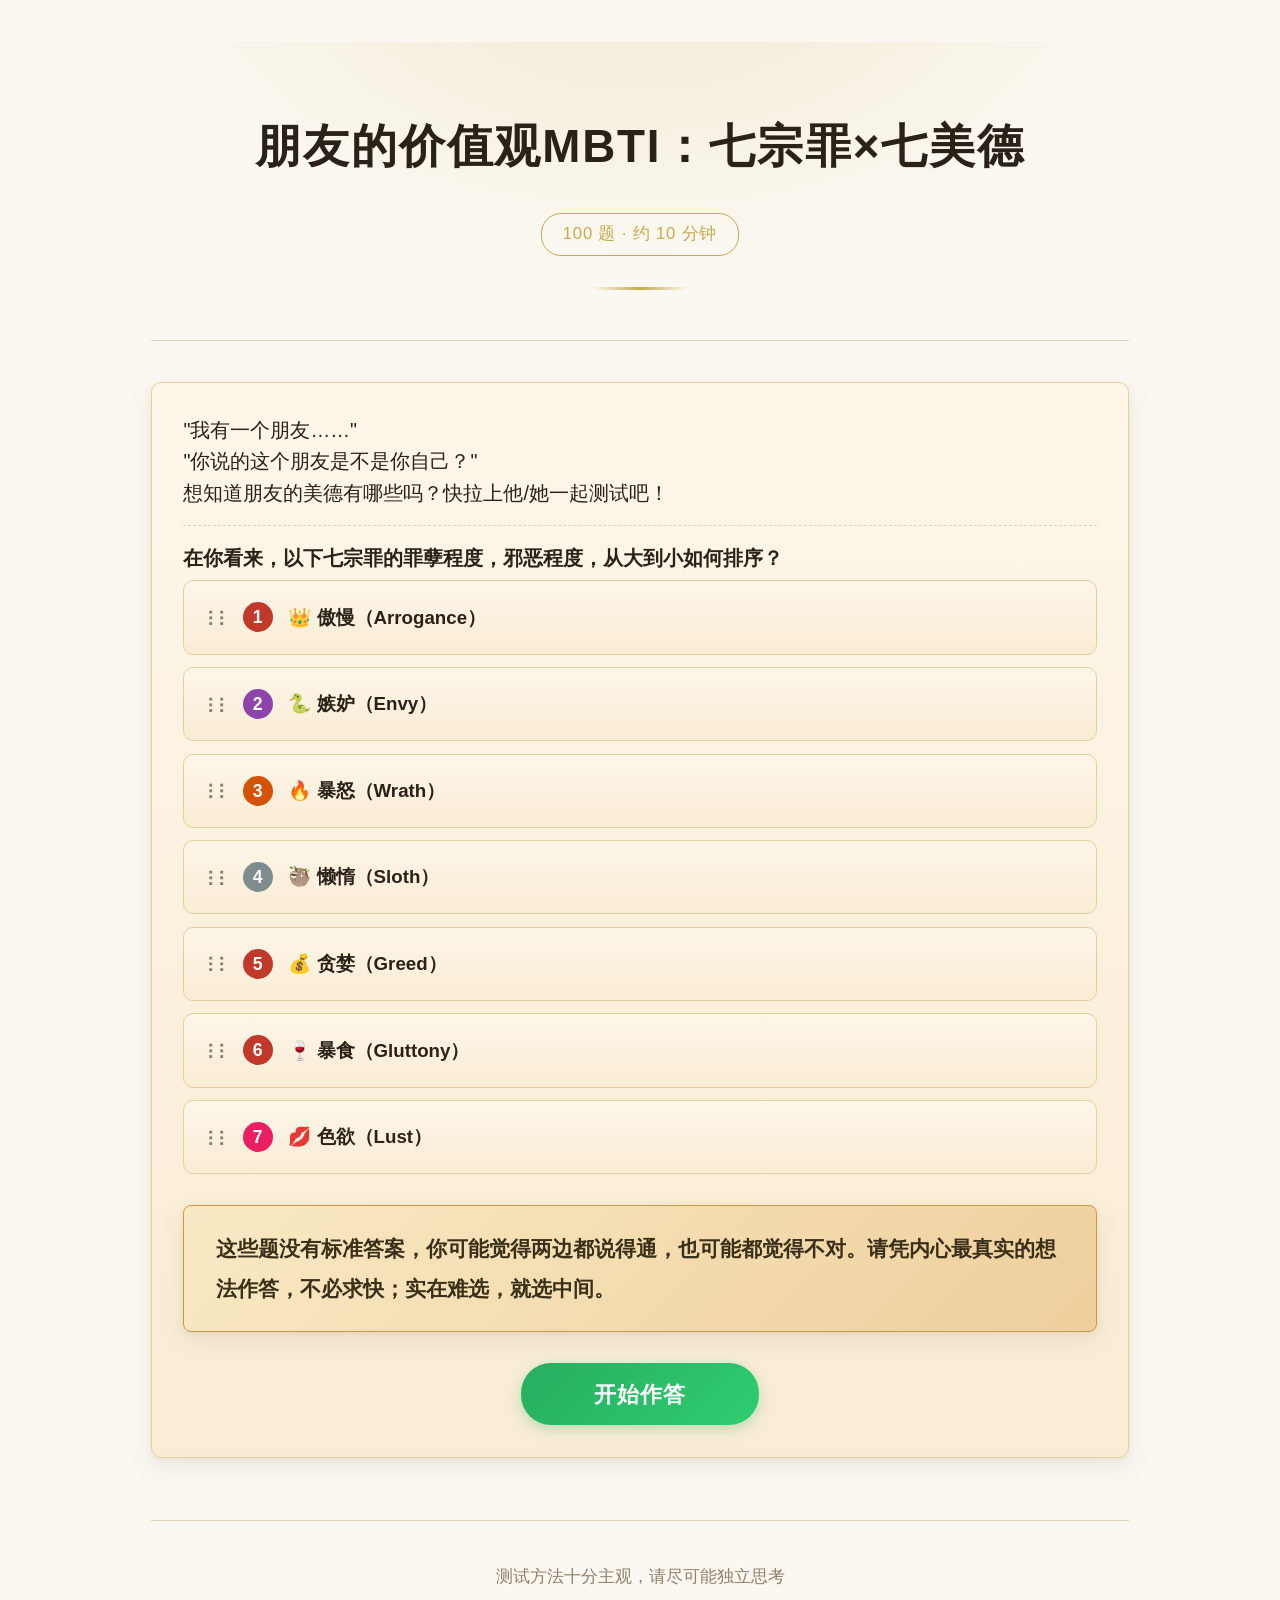
<file: index.html>
<!DOCTYPE html>
<html lang="zh-CN">
<head>
  <meta charset="UTF-8">
  <meta name="viewport" content="width=device-width, initial-scale=1.0">
  <title>朋友的价值观MBTI：七宗罪×七美德</title>
  <link rel="stylesheet" href="./assets/css/style.css">
</head>
<body>
  <div class="page">
    <!-- 页眉 -->
    <header class="test-header">
      <h1>朋友的价值观MBTI：七宗罪×七美德</h1>
      <span class="badge" id="badgeLabel">-- 题 · 约 10 分钟</span>
    </header>

    <!-- 排序：你认为七宗罪罪孽程度的排序（第 1 步） -->
    <section class="sort-ranking" id="sortRanking">
      <p class="friend-hook" id="friendHook"></p>
      <h3 id="sortTitle">在你看来，以下七宗罪的罪孽程度，邪恶程度，从大到小如何排序？</h3>
      <ul class="sort-list" id="sortList"></ul>
      <div class="sort-actions">
        <div class="test-guidance">
          <p id="guidanceText"></p>
        </div>
        <button type="button" class="btn-submit btn-start" id="btnStart">开始作答</button>
      </div>
    </section>

    <!-- 进度条 -->
    <div class="progress-wrap" id="progressWrap" style="display:none;">
      <div class="progress-info">
        <span id="progressLabel">已完成 0 / -- 题</span>
        <span id="progressPercent">0%</span>
      </div>
      <div class="progress-bar">
        <div class="progress-fill" id="progressFill" style="width: 0%;"></div>
      </div>
    </div>

    <!-- 答题区 -->
    <form id="testForm" style="display:none;">
      <div id="questionsContainer"></div>
      <div class="nav-wrap">
        <button type="button" class="btn-nav" id="btnPrev">上一题</button>
        <button type="button" class="btn-nav btn-next" id="btnNext">下一题</button>
      </div>
      <div class="submit-wrap" id="submitWrap">
        <button type="button" class="btn-submit" id="btnSubmit">查看结果</button>
        <p class="remaining-hint" id="remainingHint" style="color: var(--accent2);">全部作答完毕，点击查看你的七宗罪人格画像</p>
      </div>
    </form>

    <footer>
      <div class="sources">
        <p id="footerNote">测试方法十分主观，请尽可能独立思考</p>
      </div>
    </footer>
  </div>

  <script src="./assets/js/questions.js"></script>
  <script src="./assets/js/texts-config.js"></script>
  <script src="./assets/js/common.js"></script>
  <script src="./assets/js/sortable-dom.js"></script>
  <script src="./assets/js/index.js"></script>
</body>
</html>
</file>
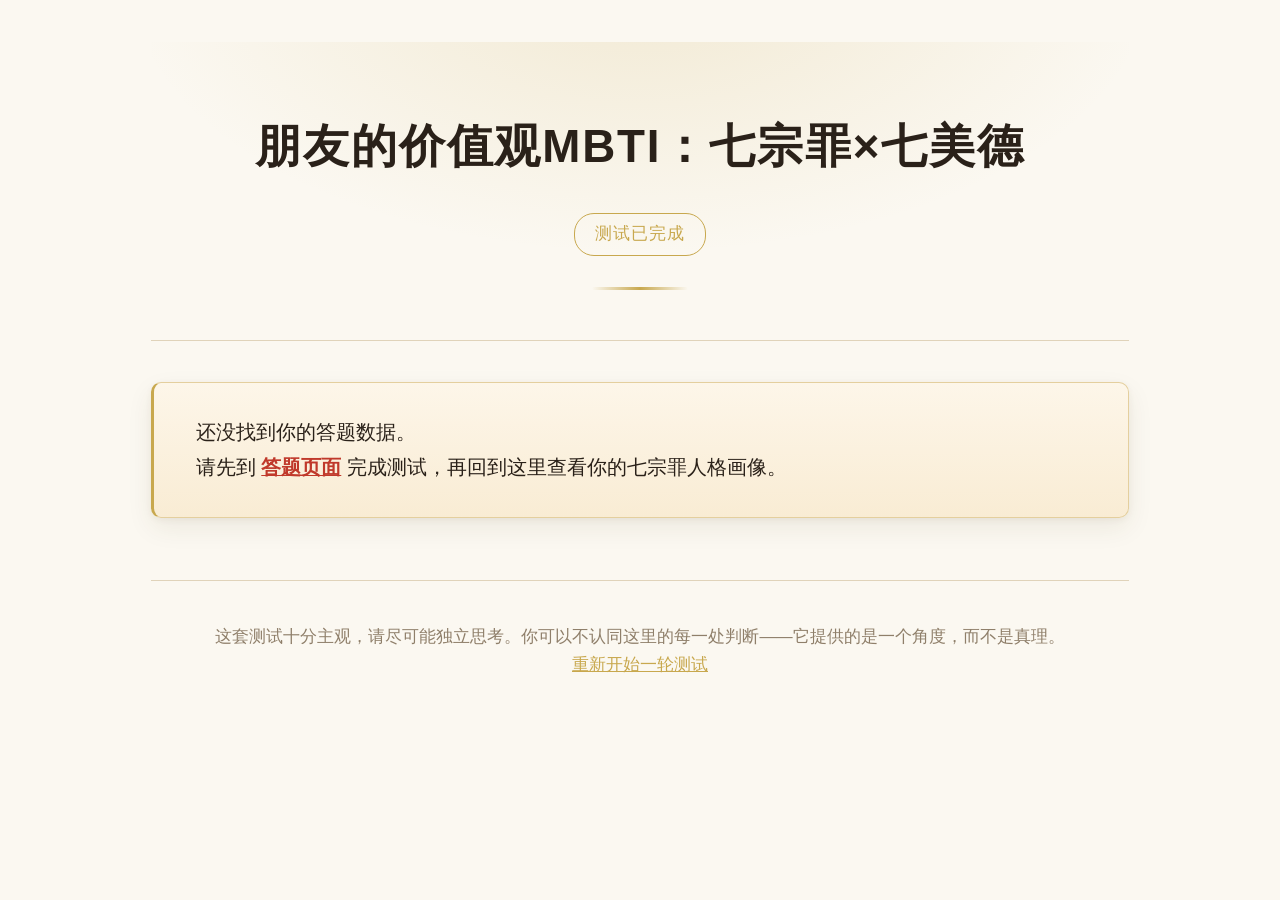
<file: result.html>
<!DOCTYPE html>
<html lang="zh-CN">
<head>
  <meta charset="UTF-8">
  <meta name="viewport" content="width=device-width, initial-scale=1.0">
  <title>你的七宗罪人格画像 · 价值观MBTI</title>
  <link rel="stylesheet" href="./assets/css/style.css">
</head>
<body>
  <div class="page">
    <!-- 页眉 -->
    <header class="test-header">
      <h1>朋友的价值观MBTI：七宗罪×七美德</h1>
      <span class="badge" id="badgeLabel">测试已完成</span>
    </header>

    <!-- 结果区（本页面即结果，常量 .results.show 使其可见） -->
    <div class="results show" id="results">
      <!-- 首屏"方法定位"卡 -->
      <section class="intro-lead-card" id="introLeadCard"></section>

      <!-- 折叠区：这套测试的逻辑 -->
      <section class="logic-collapse" id="logicCollapse"></section>

      <div class="results-header">
        <h2 id="resultsTitle"></h2>
        <p class="results-subheader" id="resultsSubheader"></p>
      </div>

      <!-- 雷达图 -->
      <figure class="chart-figure">
        <figcaption id="chartCaption">七宗罪倾向 · 七美德之光</figcaption>
        <div id="chart-radar"></div>
      </figure>

      <!-- 倾向排名 -->
      <div class="ranking-section">
        <h3 id="rankTitle">七宗罪倾向排名</h3>
        <ul class="rank-list" id="rankList"></ul>
      </div>

      <!-- 原罪解释 -->
      <div class="origin-explanation">
        <p id="originExplanationText"></p>
      </div>

      <!-- 逐项深度解读 -->
      <div class="detail-section">
        <h3 id="detailTitle">逐项深度解读</h3>
        <div id="detailCards"></div>
      </div>

      <!-- 综合洞察 -->
      <div class="insight-box" id="insightBox">
        <h3 id="insightTitle">综合洞察</h3>
        <p id="insightText"></p>
      </div>

      <!-- 善良认知（由 result.js 注入内容） -->
      <div id="goodnessSection" class="goodness-section"></div>

      

      <!-- 二次排序：看完结果后重新排序 -->
      <div class="second-ranking-section" id="secondRankingSection">
        <h3 id="resortTitle">看完结果后，请再次对七宗罪的罪孽程度，邪恶程度排序。</h3>
        <p class="hint" id="resortHint">你的认知可能在测试过程中发生了变化——重新排一次，看看是否和最初不同。</p>
        <div class="second-ranking-layout">
          <div class="second-ranking-main">
            <ul class="sort-list" id="sortListFinal"></ul>
          </div>
          <div class="initial-ranking-sidebar">
            <button class="toggle-initial-btn" id="toggleInitialRanking">查看我的初始排序</button>
            <div class="initial-ranking-content" id="initialRankingContent" style="display: none;">
              <h4>你的初始排序（不可修改）</h4>
              <div id="initialRankList"></div>
              <div class="ranking-change-summary" id="rankingChangeSummary" style="display: none;"></div>
            </div>
          </div>
        </div>
      </div>

      <!-- 七宗罪得分排序与认知对比 -->
      <div class="unforgivable-ranking" id="unforgivableRanking">
        <h3 id="scoreRankTitle">你的七宗罪得分排序</h3>
        <p class="hint" id="scoreRankHint">基于你的答题结果，你的七宗罪倾向得分从高到低排列如下。请将上方你重新选择的排序和初始排序，与这里的得分排序进行对比：</p>
        <div id="unforgivableRankList"></div>
        <div id="unforgivableRankCommentary" class="rank-commentary"></div>
      </div>

      <!-- 返回查看答案 -->
      <div class="back-to-test-wrap" id="backToTestWrap">
        <button class="btn-back-to-test" id="btnBackToTest">返回查看我的选择</button>
      </div>
    </div>

    <footer>
      <div class="sources">
        <p id="footerNote">测试方法十分主观，请尽可能独立思考</p>
        <p><a href="index.html" style="color:var(--accent3);text-decoration:underline;" id="restartLink">重新开始一轮测试</a></p>
      </div>
    </footer>
  </div>

  <script src="./assets/js/questions.js"></script>
  <script src="./assets/js/scoring.js"></script>
  <script src="./assets/js/result-texts.js"></script>
  <script src="./assets/js/interpretations.js"></script>
  <script src="./assets/lib/echarts.min.js"></script>
  <script src="./assets/js/common.js"></script>
  <script src="./assets/js/sortable-dom.js"></script>
  <script src="./assets/js/charts.js"></script>
  <script src="./assets/js/result.js"></script>
</body>
</html>
</file>
<file: assets/css/style.css>
﻿/* === Theme CSS variables === */
    :root {
      --bg: #fbf8f1;
    --bg2: #f5efe3;
    --bg3: #ffffff;
    --ink: #2a2119;
    --ink2: #42382c;
    --muted: #8f7f6a;
    --rule: #e0d3ba;
    --accent: #c0392b;
    --accent2: #27ae60;
    --accent3: #c8a84e;
    --card-shadow: 0 2px 6px rgba(80, 60, 30, 0.06), 0 10px 26px rgba(80, 60, 30, 0.08);
    --card-grad: linear-gradient(180deg, #fdf4e3 0%, #f4e2c2 100%);
    --card-grad-soft: linear-gradient(180deg, #fdf6e9 0%, #f9ecd4 100%);
    --card-grad-red: linear-gradient(180deg, #fff3ee 0%, #f7d8cc 100%);
    --card-border: #e4cf9e;
      --font: 'Microsoft YaHei', 'PingFang SC', 'Noto Sans CJK SC', 'WenQuanYi Micro Hei', sans-serif;
      --font-mono: 'Cascadia Code', 'Fira Code', 'Consolas', monospace;
      --max: 1040px;
    }

    *, *::before, *::after { box-sizing: border-box; margin: 0; padding: 0; }
    html { font-size: 20.8px; scroll-behavior: smooth; }
    body {
      font-family: var(--font);
      color: var(--ink);
      background: var(--bg);
      line-height: 1.7;
      padding: 0;
      min-height: 100vh;
      -webkit-font-smoothing: antialiased;
      -moz-osx-font-smoothing: grayscale;
      text-rendering: optimizeLegibility;
    }

    /* === Page wrapper === */
    .page {
      max-width: var(--max);
      margin: 0 auto;
      padding: 2rem 1.5rem 3rem;
    }

    /* === Header === */
    .test-header {
      position: relative;
      text-align: center;
      padding: 3.2rem 0 2.4rem;
      border-bottom: 1px solid var(--rule);
      margin-bottom: 2rem;
      background: radial-gradient(ellipse 75% 130% at 50% -20%, rgba(200, 168, 78, 0.18), transparent 70%);
    }
    /* 页眉装饰分隔线：柔和的鎏金短横线，强化中世纪/羊皮纸质感 */
    .test-header::after {
      content: '';
      display: block;
      width: 96px;
      height: 3px;
      margin: 1.5rem auto 0;
      border-radius: 2px;
      background: linear-gradient(90deg, transparent, var(--accent3), transparent);
    }
    .test-header h1 {
      font-size: 2.2rem;
      font-weight: 700;
      color: var(--ink);
      letter-spacing: 0.04em;
      margin-bottom: 0.5rem;
    }
    .test-header .subtitle {
      font-size: 1.05rem;
      color: var(--muted);
      font-weight: 400;
    }
    .test-header .badge {
      display: inline-block;
      margin-top: 0.8rem;
      padding: 0.3rem 1rem;
      font-size: 0.8rem;
      color: var(--accent3);
      border: 1px solid var(--accent3);
      border-radius: 20px;
      letter-spacing: 0.05em;
    }

    /* === Intro section === */
    .intro {
      background: var(--card-grad-soft);
      border-radius: 10px;
      padding: 1.5rem 2rem;
      margin-bottom: 2rem;
      border: 1px solid var(--card-border);
      border-left: 3px solid var(--accent3);
      box-shadow: var(--card-shadow);
    }
    .intro p {
      color: var(--ink);
      font-size: 0.95rem;
      line-height: 1.8;
    }
    .intro .highlight {
      color: var(--accent);
      font-weight: 600;
    }

    /* === 首屏"方法定位"卡 === */
    .intro-lead-card {
      background: var(--card-grad-soft);
      border-radius: 14px;
      padding: 1.8rem 2rem;
      margin-bottom: 1.5rem;
      border: 1px solid var(--card-border);
      border-left: 4px solid var(--accent);
      box-shadow: var(--card-shadow);
    }
    .intro-lead-card .intro-lead-title {
      font-size: 1.25rem;
      font-weight: 700;
      color: var(--ink);
      margin: 0 0 1rem 0;
    }
    .intro-lead-card .intro-lead-body p {
      color: var(--ink);
      font-size: 0.95rem;
      line-height: 1.8;
      margin: 0;
    }
    .intro-lead-card .intro-lead-body span[style] {
      color: #c0392b !important;
      font-weight: 600;
    }

    /* === 折叠区"这套测试的逻辑" === */
    .logic-collapse {
      margin-bottom: 2rem;
      background: var(--card-grad-soft);
      border: 1px solid var(--card-border);
      border-radius: 12px;
      padding: 1.25rem;
      box-shadow: var(--card-shadow);
    }
    .logic-master-title {
      font-size: 1.15rem;
      font-weight: 800;
      color: var(--ink);
      margin: 0 0 1rem 0;
    }
    .logic-toggle {
      width: 100%;
      text-align: left;
      background: var(--card-grad-soft);
      border: 1px solid var(--card-border);
      border-radius: 8px;
      padding: 1rem 1.5rem;
      font-size: 1.05rem;
      font-weight: 600;
      color: var(--ink);
      cursor: pointer;
      transition: background 0.2s, border-color 0.2s, box-shadow 0.2s;
      display: flex;
      justify-content: space-between;
      align-items: center;
      box-shadow: var(--card-shadow);
    }
    .logic-toggle:hover {
      background: var(--card-grad);
      border-color: var(--accent3);
    }
    .logic-toggle .logic-arrow {
      font-size: 0.8rem;
      color: var(--muted);
      flex-shrink: 0;
      margin-left: 0.5rem;
    }
    .logic-content {
      margin-top: 0.5rem;
      padding: 0.5rem 1.5rem 1rem;
      background: var(--card-grad-soft);
      border-radius: 8px;
      border: 1px solid var(--card-border);
      box-shadow: var(--card-shadow);
    }
    .logic-section {
      padding: 1rem 0;
      border-bottom: 1px solid var(--rule);
    }
    .logic-section:last-child {
      border-bottom: none;
    }
    .logic-section h4 {
      font-size: 1rem;
      font-weight: 700;
      color: var(--ink);
      margin: 0 0 0.6rem 0;
    }
    .logic-section p {
      color: var(--ink);
      font-size: 0.92rem;
      line-height: 1.8;
      margin: 0 0 0.6rem 0;
    }
    .logic-section p:last-child {
      margin-bottom: 0;
    }
    .logic-section span[style*="color:#4a5563"] {
      color: #4a5563;
    }
    /* 折叠区内的三个分组块（罪恶/美德/自检） */
    .logic-group + .logic-group {
      margin-top: 1.2rem;
      padding-top: 1rem;
      border-top: 1px dashed var(--rule);
    }
    .logic-group-title {
      font-size: 1.05rem;
      font-weight: 800;
      color: var(--accent);
      margin: 0 0 0.4rem 0;
    }

    /* === 结果页副标题 === */
    .results-subheader {
      color: var(--muted);
      font-size: 0.95rem;
      margin: 0;
    }

    /* === 答题引导提示 === */
    .test-guidance {
      background: linear-gradient(135deg, #f9e9c4 0%, #eecf9c 100%);
      border: 1.5px solid #c99a45;
      border-radius: 8px;
      padding: 1.1rem 1.5rem;
      margin-bottom: 1.5rem;
      box-shadow: var(--card-shadow);
    }
    .test-guidance p {
      color: #3a2f18;
      font-size: 1rem;
      font-weight: 600;
      line-height: 1.9;
      margin: 0;
    }

    /* === Sin ranking (drag-and-drop) === */
    .sort-ranking {
      margin-bottom: 2rem;
      background: var(--card-grad-soft);
      border: 1px solid var(--card-border);
      border-radius: 10px;
      padding: 1.5rem;
      box-shadow: var(--card-shadow);
    }
    .sort-ranking h3 {
      font-size: 0.95rem;
      color: var(--ink);
      margin-bottom: 0.25rem;
    }
    .sort-ranking .hint {
      font-size: 0.8rem;
      color: var(--accent);
      font-weight: 600;
      margin-bottom: 1rem;
    }
    .sort-ranking .friend-hook {
      font-size: 0.95rem;
      color: var(--ink);
      line-height: 1.6;
      margin-bottom: 0.75rem;
      padding-bottom: 0.75rem;
      border-bottom: 1px dashed var(--rule);
    }
    .sort-list {
      list-style: none;
      padding: 0;
      display: flex;
      flex-direction: column;
      gap: 0.6rem;
      user-select: none;
      position: relative; /* 被拖项离流后以此为定位基准 */
    }
    .sort-item {
      display: flex;
      align-items: center;
      gap: 0.75rem;
      padding: 0.8rem 1rem;
      background: var(--card-grad-soft);
      border: 1px solid var(--card-border);
      border-radius: 10px;
      cursor: grab;
      transition: background 0.15s, border-color 0.15s;
      touch-action: none; /* 允许触摸拖动不被页面滚动抢走 */
    }
    .sort-item:active { cursor: grabbing; }
    .sort-item:hover { border-color: var(--accent3); }
    /* 被拖项：脱离文档流跟随指针，抬起感与强调边框 */
    .sort-item.sorting {
      cursor: grabbing;
      box-shadow: 0 10px 22px rgba(0, 0, 0, 0.18);
      border-style: dashed;
      border-color: var(--accent2);
      background: var(--bg);
      transition: none;
    }
    /* 占位符：与原项等高，仅占位不显示 */
    .sort-item.sort-placeholder {
      visibility: hidden;
      pointer-events: none;
    }
    .sort-handle {
      color: var(--muted);
      font-size: 1.1rem;
      cursor: grab;
      flex-shrink: 0;
    }
    .sort-rank {
      width: 30px;
      height: 30px;
      border-radius: 50%;
      display: flex;
      align-items: center;
      justify-content: center;
      font-weight: 700;
      font-size: 0.85rem;
      color: #fff;
      flex-shrink: 0;
    }
    .sort-name {
      font-weight: 600;
      font-size: 0.9rem;
      color: var(--ink);
      flex: 1;
    }
    /* === True ranking (results) === */
    .true-ranking {
      margin: 2rem 0;
      background: var(--card-grad-soft);
      border: 1px solid var(--card-border);
      border-radius: 10px;
      padding: 1.5rem 2rem;
      box-shadow: var(--card-shadow);
    }
    .true-ranking h3 {
      font-size: 1.1rem;
      color: var(--ink);
      margin-bottom: 0.4rem;
    }
    .true-ranking-note {
      font-size: 0.82rem;
      color: var(--muted);
      line-height: 1.7;
      margin-bottom: 1.2rem;
      padding: 0.6rem 0.8rem;
      background: var(--card-grad-soft);
      border-radius: 6px;
      border: 1px solid var(--rule);
      border-left: 3px solid var(--accent3);
      font-style: italic;
    }
    .true-ranking-columns {
      display: flex;
      gap: 1.5rem;
    }
    .true-ranking-col {
      flex: 1;
      min-width: 0;
    }
    .true-ranking-col h4 {
      font-size: 0.85rem;
      font-weight: 700;
      color: var(--muted);
      margin-bottom: 0.6rem;
      padding-bottom: 0.35rem;
      border-bottom: 1px solid var(--rule);
      text-align: center;
    }
    .true-rank-row {
      display: flex;
      align-items: center;
      gap: 0.5rem;
      padding: 0.45rem 0;
      border-bottom: 1px solid var(--rule);
    }
    .true-rank-row:last-child { border-bottom: none; }
    .true-rank-num {
      font-weight: 700;
      font-size: 0.85rem;
      color: var(--muted);
      width: 22px;
      flex-shrink: 0;
      text-align: center;
    }
    .true-rank-icon {
      font-size: 1rem;
      flex-shrink: 0;
    }
    .true-rank-name {
      font-weight: 600;
      font-size: 0.85rem;
      flex: 1;
    }
    .true-rank-match {
      font-size: 0.75rem;
      padding: 0.15rem 0.5rem;
      border-radius: 10px;
      font-weight: 600;
      white-space: nowrap;
    }
    .true-rank-match.same { background: #eafaf1; color: var(--accent2); }
    .true-rank-match.diff { background: #fdf2f2; color: var(--accent); }

    /* === Second ranking (post-test) === */
    .second-ranking-section {
      margin: 2rem 0;
      background: var(--card-grad-soft);
      border: 1px solid var(--card-border);
      border-radius: 10px;
      padding: 1.5rem 2rem;
      box-shadow: var(--card-shadow);
    }
    .second-ranking-section h3 {
      font-size: 1.1rem;
      color: var(--ink);
      margin-bottom: 0.4rem;
    }
    .second-ranking-section .hint {
      font-size: 0.82rem;
      color: var(--muted);
      margin-bottom: 1rem;
    }
    .second-ranking-layout {
      display: flex;
      gap: 1.5rem;
      align-items: flex-start;
    }
    .second-ranking-main {
      flex: 1;
      min-width: 0;
    }
    .initial-ranking-sidebar {
      flex-shrink: 0;
      width: 280px;
    }
    .toggle-initial-btn {
      width: 100%;
      padding: 0.6rem 1rem;
      background: var(--card-grad-soft);
      border: 1px solid var(--card-border);
      border-radius: 8px;
      cursor: pointer;
      font-size: 0.85rem;
      color: var(--ink);
      font-weight: 600;
      transition: all 0.2s;
      margin-bottom: 0.6rem;
    }
    .toggle-initial-btn:hover {
      background: var(--accent3);
      color: #fff;
    }
    .initial-ranking-content {
      display: none;
      background: var(--card-grad-soft);
      border-radius: 8px;
      padding: 1rem;
      border: 1px solid var(--card-border);
    }
    .initial-ranking-content h4 {
      font-size: 0.8rem;
      color: var(--muted);
      margin-bottom: 0.5rem;
    }
    .initial-ranking-content .true-rank-row {
      padding: 0.35rem 0;
    }
    .ranking-change-summary {
      margin-top: 1rem;
      padding: 0.8rem 1rem;
      background: linear-gradient(180deg, #ffe7bd 0%, #f3c27e 100%);
      border: 1px solid #d9a44f;
      border-left: 4px solid var(--accent);
      border-radius: 8px;
      font-size: 0.82rem;
      color: var(--ink);
      line-height: 1.7;
      box-shadow: 0 2px 6px rgba(80, 60, 30, 0.10);
      display: none;
    }
    @media (max-width: 600px) {
      .second-ranking-layout {
        flex-direction: column;
      }
      .initial-ranking-sidebar {
        width: 100%;
      }
    }

    /* === Unforgivable ranking === */
    .unforgivable-ranking {
      margin: 2rem 0;
      background: var(--card-grad-red);
      border: 1px solid var(--accent);
      border-radius: 10px;
      padding: 1.5rem 2rem;
      box-shadow: var(--card-shadow);
    }
    .unforgivable-ranking h3 {
      font-size: 1.1rem;
      color: var(--ink);
      margin-bottom: 0.4rem;
    }
    .unforgivable-ranking .hint {
      font-size: 0.82rem;
      color: var(--muted);
      margin-bottom: 1rem;
    }

    

    @media (max-width: 600px) {
      .true-ranking-columns {
        flex-direction: column;
        gap: 1rem;
      }
    }

    /* === Progress bar === */
    .progress-wrap {
      margin-bottom: 2rem;
      position: sticky;
      top: 0;
      background: var(--bg);
      padding: 1rem 0;
      z-index: 10;
      box-shadow: 0 3px 10px rgba(80, 60, 30, 0.04);
    }
    .progress-info {
      display: flex;
      justify-content: space-between;
      margin-bottom: 0.4rem;
      font-size: 0.85rem;
      color: var(--muted);
    }
    .progress-bar {
      width: 100%;
      height: 8px;
      background: var(--rule);
      border-radius: 4px;
      overflow: hidden;
    }
    .progress-fill {
      height: 100%;
      background: linear-gradient(90deg, var(--accent2), #2ecc71 55%, var(--accent3));
      border-radius: 4px;
      transition: width 0.35s ease;
      box-shadow: 0 0 10px rgba(39, 174, 96, 0.35);
    }

    /* === Question cards === */
    .dimension-section {
      margin-bottom: 2.5rem;
    }
    .dimension-header {
      display: flex;
      align-items: center;
      gap: 0.6rem;
      margin-bottom: 1rem;
      padding-bottom: 0.5rem;
      border-bottom: 2px solid var(--rule);
    }
    .dimension-icon {
      width: 32px;
      height: 32px;
      border-radius: 50%;
      display: flex;
      align-items: center;
      justify-content: center;
      font-size: 1rem;
      color: #fff;
      flex-shrink: 0;
    }
    .dimension-name {
      font-size: 1.1rem;
      font-weight: 700;
      color: var(--ink);
    }
    .question-card {
      background: var(--card-grad-soft);
      border: 1px solid var(--card-border);
      border-radius: 12px;
      padding: 1.5rem 1.7rem;
      margin-bottom: 1rem;
      box-shadow: var(--card-shadow);
      transition: border-color 0.2s, box-shadow 0.2s;
    }
    .question-card:hover {
      border-color: var(--accent3);
    }
    .question-card.answered {
      border-color: var(--accent2);
      box-shadow: 0 0 0 1px rgba(39, 174, 96, 0.15);
    }
    .question-text {
      font-size: 1.235rem; /* 0.95 × 1.3 */
      color: var(--ink);
      margin-bottom: 1.4rem;
      line-height: 1.6;
    }
    .question-number {
      color: var(--muted);
      font-size: 1.04rem; /* 0.8 × 1.3 */
      margin-right: 0.4rem;
    }
    .question-icon {
      margin-right: 0.3rem;
      font-size: 1.1rem;
      vertical-align: middle;
    }

    /* === Likert scale === */
    .scale {
      display: flex;
      justify-content: space-between;
      align-items: center;
      gap: 0.5rem;
      flex-wrap: wrap;
    }
    .scale-label-left, .scale-label-right {
      font-size: 1.5rem; /* 1.15 × 1.3 */
      font-weight: 700;
      color: var(--ink);
      flex-shrink: 0;
    }
    .option-subtitle {
      display: flex;
      flex-direction: column;
      gap: 0.6rem;
      margin-bottom: 1.5rem;
      font-size: 1.105rem; /* 0.85 × 1.3 */
      color: var(--ink);
      line-height: 1.45;
    }
    .option-subtitle-item {
      padding-left: 0.2rem;
    }
    .scale-options {
      display: flex;
      gap: 0.5rem;
      flex: 1;
      justify-content: center;
      align-items: center;
    }
    /* 圆圈尺寸由 JS 以内联 --circle-size 提供，便于移动端媒体查询统一覆盖 */
    .scale-circle {
      width: var(--circle-size, 46px);
      height: var(--circle-size, 46px);
      display: flex;
      align-items: center;
      justify-content: center;
      border-radius: 50%;
      border: 2.5px solid var(--circle-color, #ccc);
      background: transparent;
      cursor: pointer;
      transition: all 0.2s ease;
      flex-shrink: 0;
    }
    .scale-circle:hover {
      transform: scale(1.12);
      border-width: 3px;
    }
    .scale-circle:focus-visible {
      outline: 3px solid rgba(192, 57, 43, 0.5);
      outline-offset: 2px;
    }
    .scale-circle.selected {
      background: var(--circle-color, #ccc);
      border-color: var(--ink);
      box-shadow: 0 0 0 4px rgba(0, 0, 0, 0.12), 0 4px 10px rgba(0, 0, 0, 0.15);
      transform: scale(1.12);
    }
    /* 选中对勾：明确"已选择"反馈 */
    .scale-circle.selected::after {
      content: '✓';
      color: #fff;
      font-size: 0.8rem;
      font-weight: 700;
      line-height: 1;
    }

    /* === 不计分二选一题（choice） === */
    .no-score-tag {
      display: inline-block;
      background: #fdeaca;
      color: #b45309;
      font-size: 0.72rem;
      font-weight: 600;
      padding: 0.05rem 0.45rem;
      border-radius: 999px;
      margin-right: 0.4rem;
      vertical-align: middle;
    }
    .choice-options {
      display: flex;
      gap: 0.85rem;
      margin-top: 1.1rem;
    }
    .choice-btn {
      flex: 1;
      padding: 0.9rem 0.6rem;
      border: 2px solid #e5d9c3;
      border-radius: 0.8rem;
      background: linear-gradient(180deg, #fdf6e9, #f6ead0);
      color: var(--ink);
      font-size: 1.235rem; /* 0.95 × 1.3 */
      cursor: pointer;
      transition: all 0.2s ease;
      text-align: center;
      box-shadow: 0 2px 6px rgba(80, 60, 30, 0.06);
    }
    .choice-btn:hover {
      border-color: #c0392b;
    }
    .choice-btn.selected {
      background: #c0392b;
      border-color: #c0392b;
      color: #fff;
    }
    /* 中间圆圈（灰色=中立）选中时用深灰色填充，与浅灰边框形成区分 */
    .scale-circle[data-v="0"].selected {
      background: hsl(0, 0%, 40%);
    }

    /* === Submit button === */
    .submit-wrap {
      text-align: center;
      margin: 2rem 0;
    }
    .btn-submit {
      padding: 0.8rem 3rem;
      font-size: 1.05rem;
      font-weight: 700;
      color: #fff;
      background: linear-gradient(135deg, var(--accent2), #2ecc71);
      border: none;
      border-radius: 30px;
      cursor: pointer;
      letter-spacing: 0.04em;
      transition: all 0.3s;
      box-shadow: 0 4px 14px rgba(39, 174, 96, 0.3);
    }
    .btn-submit:hover {
      transform: translateY(-2px);
      box-shadow: 0 6px 20px rgba(39, 174, 96, 0.4);
    }
    .btn-submit:disabled {
      background: var(--rule);
      color: var(--muted);
      cursor: not-allowed;
      box-shadow: none;
      transform: none;
    }
    .btn-submit:disabled:hover {
      transform: none;
      box-shadow: none;
    }
    .remaining-hint {
      font-size: 0.8rem;
      color: var(--muted);
      margin-top: 0.5rem;
    }

    /* === 一题一页：单题页与导航 === */
    .question-page {
      margin-bottom: 1rem;
      animation: fadeSlide 0.28s ease;
    }
    /* 换题时的轻柔淡入上滑（系统减弱动效偏好会在全局媒体查询中关闭） */
    @keyframes fadeSlide {
      from { opacity: 0; transform: translateY(8px); }
      to { opacity: 1; transform: none; }
    }
    .question-page .dimension-header {
      margin-top: 0.25rem;
    }
    .sort-actions {
      margin-top: 1.5rem;
      text-align: center;
    }
    .sort-actions .test-guidance {
      text-align: left;
    }
    .btn-start {
      padding: 0.8rem 3.5rem;
      font-size: 1.05rem;
    }
    .nav-wrap {
      display: flex;
      justify-content: space-between;
      align-items: center;
      gap: 1rem;
      margin: 2rem 0;
    }
    .btn-nav {
      padding: 0.7rem 2.2rem;
      font-size: 1rem;
      font-weight: 600;
      color: var(--ink);
      background: linear-gradient(180deg, #fffdf7, #f7efe0);
      border: 2px solid var(--rule);
      border-radius: 30px;
      cursor: pointer;
      transition: all 0.25s ease;
    }
    .btn-nav:hover:not(:disabled) {
      border-color: var(--accent);
      color: var(--accent);
    }
    .btn-nav:disabled {
      opacity: 0.4;
      cursor: not-allowed;
    }
    /* 下一题用主色渐变按钮，突出前进动作 */
    .btn-nav.btn-next {
      color: #fff;
      background: linear-gradient(135deg, var(--accent2), #2ecc71);
      border: none;
      box-shadow: 0 4px 14px rgba(39, 174, 96, 0.3);
    }
    .btn-nav.btn-next:hover:not(:disabled) {
      transform: translateY(-2px);
      box-shadow: 0 6px 20px rgba(39, 174, 96, 0.4);
    }
    .btn-nav.btn-next:disabled {
      background: var(--rule);
      color: var(--muted);
      box-shadow: none;
    }

    /* === Results section === */
    .results {
      display: none;
    }
    .results.show {
      display: block;
    }
    .results-header {
      text-align: center;
      padding: 2rem 0 1.5rem;
      border-bottom: 1px solid var(--rule);
      margin-bottom: 2rem;
    }
    .results-header h2 {
      font-size: 1.8rem;
      color: var(--ink);
      margin-bottom: 0.5rem;
    }
    .results-header .subtitle {
      color: var(--muted);
      font-size: 0.95rem;
    }

    /* === Methodology note (results) === */
    .methodology-note {
      background: #fdf8f0;
      border: 1px solid var(--accent3);
      border-radius: 8px;
      padding: 1rem 1.5rem;
      margin: 1.5rem 0;
      border-left: 4px solid var(--accent3);
    }
    .methodology-note p {
      font-size: 0.9rem;
      color: var(--ink);
      line-height: 1.8;
    }
    .methodology-note strong {
      color: var(--accent);
    }

    /* === Radar chart === */
    .chart-figure {
      margin: 2rem 0;
      background: var(--card-grad-soft);
      border: 1px solid var(--card-border);
      border-radius: 10px;
      padding: 1.5rem;
      box-shadow: var(--card-shadow);
    }
    .chart-figure figcaption {
      font-size: 1rem;
      font-weight: 700;
      color: var(--ink);
      margin-bottom: 0.5rem;
      text-align: center;
    }
    #chart-radar {
      width: 100%;
      min-height: 32rem;
    }

    /* === Sin ranking === */
    .ranking-section {
      margin: 2rem 0;
      background: var(--card-grad-soft);
      border: 1px solid var(--card-border);
      border-radius: 12px;
      padding: 1.5rem 2rem;
      box-shadow: var(--card-shadow);
    }
    .ranking-section h3 {
      font-size: 1.2rem;
      color: var(--ink);
      margin-bottom: 1rem;
      padding-bottom: 0.4rem;
      border-bottom: 2px solid var(--accent);
      display: inline-block;
    }
    .origin-explanation {
      font-size: 0.95rem;
      color: var(--ink2);
      line-height: 1.9;
      margin-bottom: 1.8rem;
      padding: 1.2rem 1.4rem;
      background: var(--card-grad-soft);
      border-radius: 10px;
      border: 1px solid var(--card-border);
      border-left: 4px solid var(--accent);
      box-shadow: var(--card-shadow);
    }
    .origin-explanation .highlight {
      color: var(--accent);
      font-weight: 600;
    }
    .rank-list {
      list-style: none;
      padding: 0;
    }
    .rank-item {
      display: flex;
      align-items: center;
      gap: 1rem;
      padding: 0.8rem 1rem;
      margin-bottom: 0.5rem;
      background: linear-gradient(180deg, #fffdfa 0%, #fbf3e2 100%);
      border: 1px solid var(--card-border);
      border-radius: 8px;
      box-shadow: 0 2px 6px rgba(80, 60, 30, 0.06);
      transition: transform 0.2s;
    }
    .rank-item:hover {
      transform: translateX(4px);
    }
    .rank-badge {
      width: 36px;
      height: 36px;
      border-radius: 50%;
      display: flex;
      align-items: center;
      justify-content: center;
      font-weight: 700;
      font-size: 0.9rem;
      color: #fff;
      flex-shrink: 0;
    }
    .rank-info {
      flex: 1;
    }
    .rank-name {
      font-weight: 700;
      font-size: 0.95rem;
      color: var(--ink);
    }
    .rank-sub {
      font-size: 0.8rem;
      color: var(--muted);
    }
    .rank-bar-wrap {
      width: 120px;
      height: 8px;
      background: var(--rule);
      border-radius: 4px;
      overflow: hidden;
      flex-shrink: 0;
    }
    .rank-bar-fill {
      height: 100%;
      border-radius: 4px;
      transition: width 0.5s ease;
    }
    .rank-score {
      font-weight: 700;
      font-size: 0.9rem;
      width: 40px;
      text-align: right;
      flex-shrink: 0;
    }

    /* === Detail analysis === */
    .detail-section {
      margin: 2.5rem 0;
    }
    .detail-section h3 {
      font-size: 1.3rem;
      color: var(--ink);
      margin-bottom: 1.5rem;
      text-align: center;
    }
    .detail-card {
      background: var(--card-grad-soft);
      border: 1px solid var(--card-border);
      border-radius: 10px;
      padding: 1.5rem;
      margin-bottom: 1rem;
      box-shadow: var(--card-shadow);
    }
    .detail-card-header {
      display: flex;
      align-items: center;
      gap: 0.8rem;
      margin-bottom: 0.8rem;
    }
    .detail-card-icon {
      width: 36px;
      height: 36px;
      border-radius: 50%;
      display: flex;
      align-items: center;
      justify-content: center;
      font-size: 1rem;
      color: #fff;
      flex-shrink: 0;
    }
    .detail-card-title {
      font-weight: 700;
      font-size: 1.05rem;
      color: var(--ink);
    }
    .detail-card-level {
      margin-left: auto;
      font-size: 0.8rem;
      padding: 0.2rem 0.7rem;
      border-radius: 12px;
      font-weight: 600;
    }
    .detail-card-body {
      font-size: 0.9rem;
      color: var(--ink);
      line-height: 1.8;
      padding-left: 2.8rem;
    }
    .detail-card-body .philosophy {
      margin-top: 0.8rem;
      padding: 1rem 1.2rem;
      background: var(--card-grad-soft);
      border-radius: 8px;
      border: 1px solid var(--card-border);
      border-left: 4px solid var(--accent);
      box-shadow: var(--card-shadow);
      font-size: 0.95rem;
      color: var(--ink2);
    }
    .detail-card-body .philosophy strong {
      color: var(--ink);
    }

    /* === Overall insight === */
    .insight-box {
      background: var(--card-grad);
      border: 1px solid var(--card-border);
      border-radius: 10px;
      padding: 2rem;
      margin: 2rem 0;
      text-align: center;
      box-shadow: var(--card-shadow);
    }
    .insight-box h3 {
      font-size: 1.2rem;
      color: var(--ink);
      margin-bottom: 1rem;
    }
    .insight-box p {
      font-size: 0.95rem;
      color: var(--ink);
      line-height: 1.8;
    }

    .btn-retake {
      display: inline-block;
      margin-top: 1.5rem;
      padding: 0.6rem 2rem;
      font-size: 0.9rem;
      color: var(--accent2);
      border: 2px solid var(--accent2);
      border-radius: 20px;
      cursor: pointer;
      background: transparent;
      font-weight: 600;
      transition: all 0.2s;
      letter-spacing: 0.04em;
    }
    .btn-retake:hover {
      background: var(--accent2);
      color: #fff;
    }

    /* === Back to test button === */
    .back-to-test-wrap {
      text-align: center;
      margin: 2rem 0 1rem;
    }
    .btn-back-to-test {
      display: inline-block;
      padding: 0.7rem 2.5rem;
      font-size: 0.95rem;
      color: var(--accent3);
      border: 2px solid var(--accent3);
      border-radius: 24px;
      cursor: pointer;
      background: transparent;
      font-weight: 600;
      letter-spacing: 0.04em;
      transition: all 0.2s;
    }
    .btn-back-to-test:hover {
      background: var(--accent3);
      color: #fff;
    }

    /* === Footer === */
    footer {
      text-align: center;
      padding: 2rem 0 1rem;
      border-top: 1px solid var(--rule);
      margin-top: 3rem;
    }

    /* === Goodness section (results) === */
    .goodness-section {
      margin: 2rem 0;
    }
    .goodness-card {
      background: var(--card-grad-soft);
      border: 2px solid var(--accent3);
      border-radius: 10px;
      padding: 1.5rem;
      box-shadow: var(--card-shadow);
      position: relative;
    }
    .goodness-card::before {
      content: '独立维度';
      position: absolute;
      top: -12px;
      left: 1.5rem;
      background: var(--accent3);
      color: #fff;
      font-size: 0.7rem;
      font-weight: 700;
      padding: 0.2rem 0.8rem;
      border-radius: 10px;
      letter-spacing: 0.05em;
    }
    .goodness-header {
      display: flex;
      align-items: center;
      gap: 0.8rem;
      margin-bottom: 1rem;
      padding-bottom: 0.8rem;
      border-bottom: 1px solid var(--rule);
    }
    .goodness-icon {
      width: 40px;
      height: 40px;
      border-radius: 50%;
      display: flex;
      align-items: center;
      justify-content: center;
      font-size: 1.2rem;
      color: #fff;
      flex-shrink: 0;
    }
    .goodness-title-wrap {
      flex: 1;
    }
    .goodness-title {
      font-weight: 700;
      font-size: 1.1rem;
      color: var(--ink);
      display: block;
    }
    .goodness-score {
      font-size: 1.3rem;
      font-weight: 700;
      color: var(--accent);
    }
    .goodness-level {
      font-size: 0.8rem;
      padding: 0.25rem 0.8rem;
      border-radius: 12px;
      font-weight: 600;
      flex-shrink: 0;
    }
    .goodness-body {
      font-size: 0.9rem;
      color: var(--ink);
      line-height: 1.8;
    }
    .goodness-score-note {
      margin-top: 0.8rem;
      padding: 0.9rem 1rem;
      background: var(--card-grad-soft);
      border-radius: 8px;
      border: 1px solid var(--card-border);
      border-left: 3px solid var(--accent);
      color: var(--ink2);
      font-size: 0.95rem;
      line-height: 1.8;
    }

    /* === Footer === */
    footer .sources {
      font-size: 0.8rem;
      color: var(--muted);
    }
    footer .sources a {
      color: var(--accent3);
      text-decoration: none;
    }
    footer .sources a:hover {
      text-decoration: underline;
    }

    /* === UI polish：统一卡片层次与交互反馈 === */
    .question-card, .rank-item, .detail-card, .chart-figure, .goodness-card {
      transition: border-color 0.2s, box-shadow 0.2s, transform 0.2s;
    }
    .question-card:hover {
      transform: translateY(-2px);
      box-shadow: 0 10px 26px rgba(44, 36, 22, 0.10);
    }
    .rank-item:hover {
      transform: translateX(4px);
      box-shadow: 0 8px 22px rgba(44, 36, 22, 0.08);
    }
    .detail-card:hover, .chart-figure:hover, .goodness-card:hover {
      border-color: var(--accent3);
      box-shadow: 0 8px 22px rgba(44, 36, 22, 0.07);
    }
    /* 按钮按压反馈 */
    .btn-submit:active, .btn-nav:active { transform: translateY(0) scale(0.98); }
    .choice-btn:active, .toggle-initial-btn:active, .btn-retake:active, .btn-back-to-test:active { transform: scale(0.98); }
    /* 键盘焦点明确可见（无障碍） */
    .btn-submit:focus-visible, .btn-nav:focus-visible, .btn-start:focus-visible,
    .choice-btn:focus-visible, .btn-retake:focus-visible, .btn-back-to-test:focus-visible,
    .toggle-initial-btn:focus-visible, .sort-item:focus-visible {
      outline: 3px solid rgba(192, 57, 43, 0.45);
      outline-offset: 2px;
    }
    /* 尊重系统的减弱动效偏好 */
    @media (prefers-reduced-motion: reduce) {
      *, *::before, *::after {
        animation: none !important;
        transition: none !important;
        scroll-behavior: auto !important;
      }
      .question-card:hover, .rank-item:hover { transform: none !important; box-shadow: none !important; }
    }

    /* === Responsive === */
    @media (max-width: 600px) {
      .page { padding: 1rem 0.8rem 2rem; }
      .test-header { padding: 2.2rem 0 1.8rem; }
      .test-header h1 { font-size: 1.5rem; }
      /* 移动端圆圈统一为更紧凑的尺寸（覆盖 JS 内联的桌面端节奏），并允许换行避免横向溢出 */
      .scale-circle { --circle-size: 40px; }
      .scale { gap: 0.35rem; }
      .scale-options { gap: 0.35rem; flex-wrap: wrap; }
      .scale-label-left, .scale-label-right { font-size: 1.05rem; }
      .question-card { padding: 1.2rem 1rem; }
      .rank-bar-wrap { width: 80px; }
      #chart-radar { min-height: 320px; }
    }

    /* === Print === */
    @media print {
      .scale-circle, .btn-submit, .btn-retake, .progress-wrap { display: none; }
      .results { display: block !important; }
      .question-card { break-inside: avoid; }
    }
</file>
